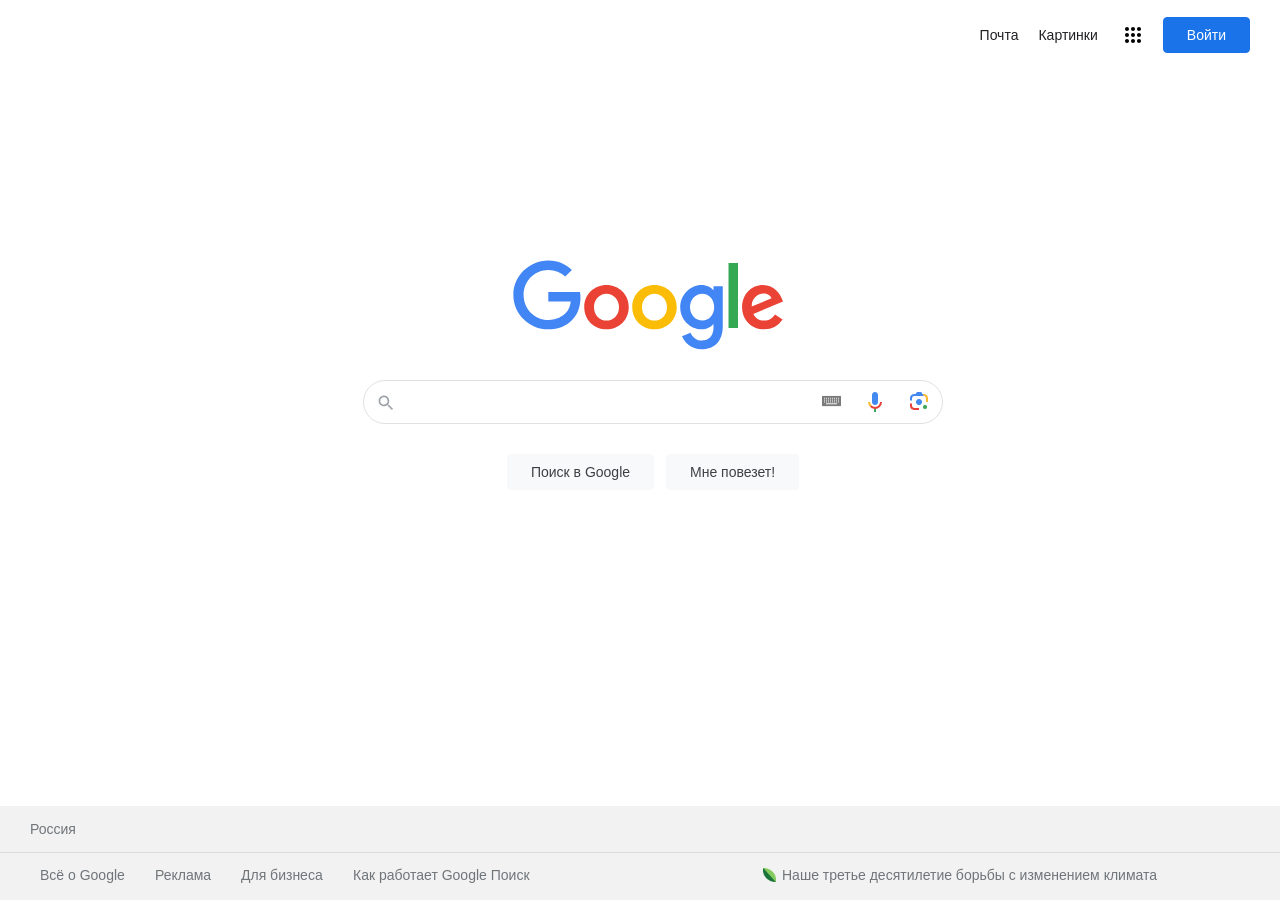
<file: Homework 1/Google/index.html>
<!DOCTYPE html>
<html class="page" lang="en">
<head>
    <meta charset="utf-8">
    
    <link rel="icon" type="image/png" href="images/icon.png">
    <title>Google</title>
    <style>
    *,
    ::before,
    ::after {
        box-sizing: border-box;
    }

        .search {
            display: grid;
            grid-template-columns: 44px 1fr 44px 44px 44px;
            height: 44px;
            border: 1px solid #dfe1e5;
            border-radius: 24px;
        }

        .search:is(:hover, :focus-within) {
            box-shadow: 0 1px 6px rgb(32 33 36 / 28%);
        }

        .search__icon {
            place-self: center;
            fill: #9aa0a6;
        }

        .search__input {
            margin: 0;
            padding: 0;
            border: none;
            background-color: transparent;
        }

        .search__button {
            margin: 0;
            padding: 0;
            border: none;
            background-color: transparent;
            cursor: pointer;
        }

        .page,
        .page__body {
            height: 100%;
        }

        .page__body {
            margin: 0;
            font-size: 14px;
            font-family: Arial, sans-serif;
        }

        .navigation {
            display: grid;
            grid-template-columns: 1fr min-content max-content;
            column-gap: 10px;
            align-items: center;
        }

        .navigation__list {
            margin: 0;
            padding: 0;
            list-style: none;
            display: flex;
            gap: 10px;
        }

        .navigation__gap {
            margin-left: auto;
        }

        .navigation__link {
            padding: 5px;
            color: #202124;
            text-decoration: none;
        }

        .navigation__link:hover {
            text-decoration: underline;
        }

        .main {
            padding: 190px 15px;
            display: grid;
            justify-items: center;
            row-gap: 25px;
        }

        .main__title {
            margin: 0;
        }

        .main__search {
            justify-self: stretch;
        }

        .main__buttons {
            display: flex;
            justify-content: center;
            gap: 12px;
            margin-top: 30px;
        }

        .main__locale {
            margin: 0;
        }

        .main__link {
            color: #1a0dab;
            text-decoration: none;
        }

        .main__link:hover {
            text-decoration: underline;
        }

        .layout {
            display: grid;
            grid-template-columns: 1fr minmax(auto, 584px) 1fr;
            grid-template-rows: min-content 1fr min-content;
        }

        .layout__header {
            grid-column: 1 / -1;
            padding: 10px 30px;
        }

        .layout__main {
            grid-column: 2 / -2;

        }

        .layout__footer {
            grid-column: 1 / -1;
        }

        .header {
            padding: 15px 30px;
        }

        .footer {
           display: flex;
           flex-wrap: wrap;

           background-color: #f2f2f2;
           color: #70757a;
       }

       .footer__text {
           width: 100%;
           margin: 0;
           padding: 15px 30px;
           border-bottom: 1px solid #dadce0;
       }


       .footer__list {
           display: grid;
           grid-template-columns: 115px 86px 112px 407px 22px 781px 172px 84px 97px;
           list-style: none; 

       }


       .footer__link {

           text-decoration: none;
           color: #70757a;
       }

        .button {
            margin: 0;
            padding: 9px 23px;
            border-radius: 4px;
            text-decoration: none;
            font-size: inherit;
            font-family: inherit;
            cursor: pointer;
        }

        .button:is(:hover, :focus) {
            box-shadow: 0 1px 1px rgb(0 0 0 / 10%);
        }

        .button--plain {
            border: 1px solid #f8f9fa;
            background-color: #f8f9fa;
            color: #3c4043;
        }

        .button--action {
            border: 1px solid #1a73e8;
            background-color: #1a73e8;
            color: #ffffff;
        }

        .button--action:is(:hover, :focus) {
            background-color: #1b66c9;
        }

        .apps {
            width: 40px;
            height: 40px;
            border: none;
            border-radius: 50%;
            background-color: transparent;
            cursor: pointer;
        }

        .apps__icon {
            margin: auto;
            display: block;
            fill: #5f6368;
        }

        .apps:is(:hover, :focus) {
            background-color: #f2f2f2;
        }
        .main_table{
          width: 580px;
          height: 300px;
        }
        .logo{
          padding-left: 0px;
          border-left-width: 50px;
          margin-left: 150px;
          margin-bottom: 25px;
}
    </style>
</head>
<body class="page__body layout">
    <header class="layout__header header">
        <nav class="navigation">
            <ul class="navigation__list">
                <li class="navigation__gap"><a class="navigation__link" href="https://www.google.com/gmail/about/">Почта</a></li>
                <li><a class="navigation__link" href="https://www.google.ru/imghp?hl=ru&ogbl">Картинки</a></li>
            </ul>
            <button class="apps" type="button" aria-label="Apps">
							<img class="apps__icon" src="images/apps.svg" width="24" height="24">
            </button>
            <a class="button button--action" href="https://accounts.google.com/v3/signin/identifier?continue=https%3A%2F%2Fwww.google.ru%2Fimghp%3Fhl%3Dru%26ogbl&ec=GAZAAg&hl=ru&ifkv=AYZoVhdpyxxcBn54V0NhkX4i5pCTvdmvQj8nfWR2jczUMO3-b2lnwfGE1POUrR1hspmvWV5G63Go&passive=true&flowName=GlifWebSignIn&flowEntry=ServiceLogin&dsh=S-116507311%3A1694121432029896&theme=glif">Войти</a>
        </nav>
    </header>
    <main class="layout__main main">
        <div class="main_table">
        <img  class="logo" src="images/logo.svg" width="272" height="92" alt="Google">
        <search class="main__search">
            <form action="https://www.google.ru/search" method="get">
                <div class="search">
                    <img class="search__icon" src="images/search.png" width="20" height="20" aria-hidden="true">
                    <input class="search__input" name="q" type="search" aria-label="Search">
                    <button class="search__button" type="button" aria-label="KeyBoard">
                        <img class="search__feature" src="images/keyboard.png" width="40" height="40">
                    </button>
                    <button class="search__button" type="button" aria-label="Search by Voice">
                        <img class="search__feature" src="images/searchVoiceLogo.png" width="24" height="24">
                    </button>
                    <button class="search__button" type="button" aria-label="Search by Image">
                        <img class="search__feature" src="images/searchImageLogo.png" width="24" height="24">
                    </button>
                </div>
                <div class="main__buttons">
                    <button class="button button--plain" type="submit">Поиск в Google</button>
                    <button class="button button--plain" type="button">Мне повезет!</button>
                </div>
            </form>
        </search>
      </div>
    </main>
    <footer class="layout__footer footer">
    <p class="footer__text">Россия</p>
    <ul class="footer__list">
			<li><a class="footer__link" href="https://about.google/?utm_source=google-RU&utm_medium=referral&utm_campaign=hp-footer&fg=1">Всё о Google</a></li>
			<li><a class="footer__link" href="https://ads.google.com/intl/ru_ru/home/?subid=ww-ww-et-g-awa-a-g_hpafoot1_1!o2&utm_source=google.com&utm_medium=referral&utm_campaign=google_hpafooter&fg=1">Реклама</a></li>
			<li><a class="footer__link" href="https://www.google.com/services/?subid=ww-ww-et-g-awa-a-g_hpbfoot1_1!o2&utm_source=google.com&utm_medium=referral&utm_campaign=google_hpbfooter&fg=1#?modal_active=none">Для бизнеса</a></li>
      <li><a class="footer__link" href="https://www.google.com/search/howsearchworks/?fg=1">Как работает Google Поиск</a></li>
      <li><img  src="images/footer.png" width="19" height="16"></li>
      <li><a class="footer__link" href="https://sustainability.google/intl/ru/carbon-free/?utm_source=googlehpfooter&utm_medium=housepromos&utm_campaign=bottom-footer&utm_content=#home">Наше третье десятилетие борьбы с изменением климата</a></li>
      <li><a class="footer__link" href="https://policies.google.com/privacy?hl=ru&fg=1">Конфиденциальность</a></li>
			<li><a class="footer__link" href="https://policies.google.com/terms?hl=ru&fg=1">Условия</a></li>
			<li><a class="footer__link" href="">Настройки</a></li>
		</ul>

</footer>
</body>
</html>
</file>
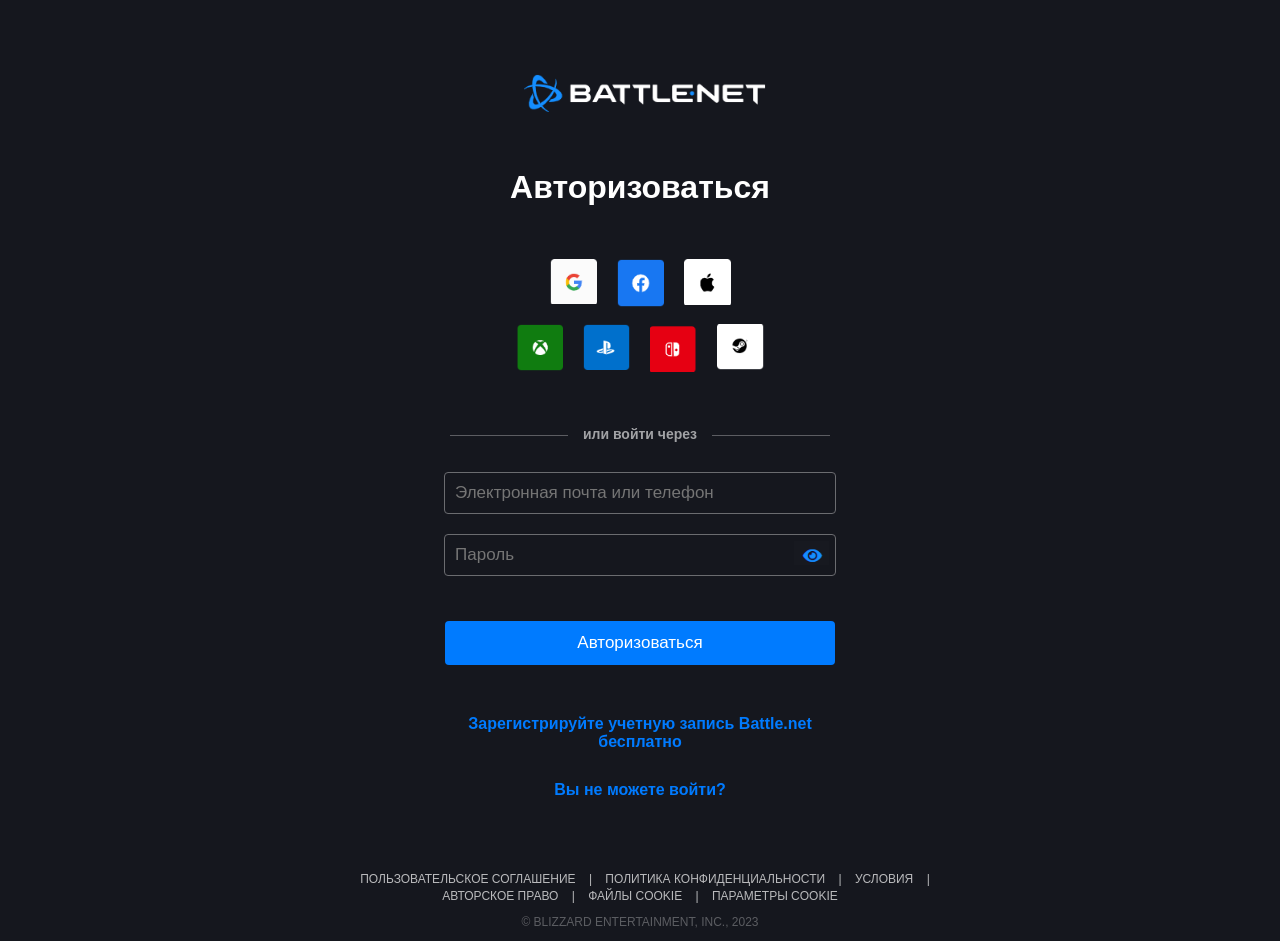
<file: Homework 2/BattleNet/index.html>
<!DOCTYPE html>
<html lang="en">
<head>
    <meta charset="UTF-8">
    <title>Авторизация в Battle.net</title>
    <link rel="icon" type="image/png" href="images/icon.png">
    <meta name="viewport" content="width=device-width, initial-scale=1.0">
    <link rel="stylesheet" href="styles.css">
    <title>Авторизация</title>
</head>
<body>
    <div class="container">
        <div class="center">
            <img id="main_logo" src="images/main_logo.png" alt="Логотип">
            <h1 id="text_main">Авторизоваться</h1>
        </div>
        <div class="icons">
            <a href="https://accounts.google.com">
                <img class="icon" src="images/logo_google.png" alt="Логотип Google ">
            </a>
            <a href="https://www.facebook.com/login.php">
                <img class="icon" src="images/logo_fb.png" alt="Логотип Fb">
            </a>
            <a href="https://apple.com">
                <img class="icon" src="images/logo_apple.png" alt="Логотип Apple">
            </a>
        </div>
        <div class="icons4">
            <a href="https://login.live.com">
                <img class="icon" src="images/logo_xb.png" alt="Логотип XB">
            </a>
            <a href="https://sony.com">
                <img class="icon" src="images/logo_ps.png" alt="Логотип PS">
            </a>
            <a href="https://accounts.nintendo.com/">
                <img class="icon" src="images/logo_nintendo.png" alt="Логотип Nintendo">
            </a>
            <a href="https://steamcommunity.com/">
                <img class="icon" src="images/logo_steam.png" alt="Логотип Steam">
            </a>
        </div>
        <div class="login-form">
            <p id="or" style="color:#ffffff99; margin-bottom: 30px;margin-top: 35px;">или войти через</p>
            <input  type="email" placeholder="Электронная почта или телефон">
            <div class="password-input">
                <input type="password" placeholder="Пароль">
                <span class="password-icon"></span> 
            </div>
            <button id="button">Авторизоваться</button>
            <p class="second-line"><a class="link" href="https://account.battle.net/creation/flow/creation-full" style="color: #007bff;">Зарегистрируйте учетную запись Battle.net</a></p>
            <p class="third-line" ><a class="link" href="https://account.battle.net/creation/flow/creation-full" style="color: #007bff;">бесплатно</a></p>
            <p class="fourth-line"><a class="link" href="https://account.battle.net/recovery/ru/?ref=&theme=bnet-next&app=oauth&hostingApp=oauth&flowTrackingId=65d6255a-e9bb-40e6-8ef3-32c429e4f70a" style="color: #007bff;">Вы не можете войти?</a></p>
        </div>
    <footer>
    <div class="footer">
        <p  class="first_links">
            <a class="links" href="https://www.blizzard.com/ru-ru/legal/08b946df-660a-40e4-a072-1fbde65173b1/licenzionnoe-soglashenie-s-konechnym-polzovatelem-dlya-emea-blizzard">ПОЛЬЗОВАТЕЛЬСКОЕ СОГЛАШЕНИЕ</a> | 
            <a class="links" href="https://www.blizzard.com/ru-ru/privacy">ПОЛИТИКА КОНФИДЕНЦИАЛЬНОСТИ</a> | 
            <a class="links" href="https://www.blizzard.com/ru-ru/legal">УСЛОВИЯ</a> |
        </p>
        <p class="second_links">
            <a class="links" href="https://www.blizzard.com/ru-ru/legal/26b8b902-0480-43dd-81ba-2fc75481f1dc/o-narushenii-avtorskogo-prava">АВТОРСКОЕ ПРАВО</a> | 
            <a class="links" href="https://eu.account.battle.net/login/cookies">ФАЙЛЫ COOKIE</a> | 
            <a class="links" href="https://eu.account.battle.net/login/cookies#settings">ПАРАМЕТРЫ COOKIE</a>
        </p>
        <p class="last_text">&copy; BLIZZARD ENTERTAINMENT, INC., 2023</p>
    </div>
    </footer>
</body>
</html>
</file>
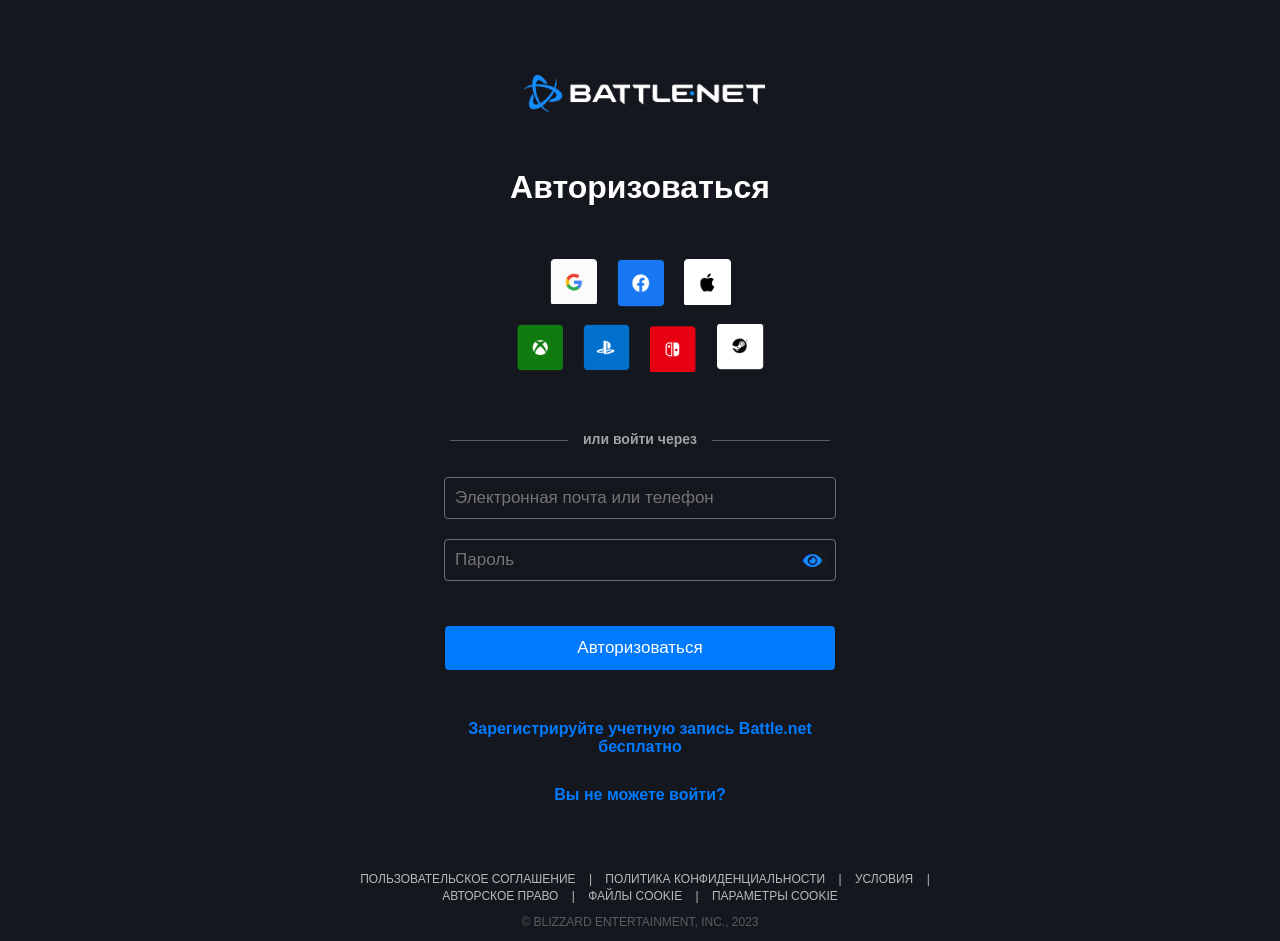
<file: Homework 6/HttpServer/static/index.html>
<!DOCTYPE html>
<html lang="en">
<head>
    <meta charset="UTF-8">
    <title>Авторизация в Battle.net</title>
    <link rel="icon" type="image/png" href="images/icon.png">
    <meta name="viewport" content="width=device-width, initial-scale=1.0">
    <link rel="stylesheet" href="styles.css">
    <title>Авторизация</title>
</head>
<body>
    <div class="container">
        <div class="center">
            <img id="main_logo" src="images/main_logo.png" alt="Логотип">
            <h1 id="text_main">Авторизоваться</h1>
        </div>
        <div class="icons">
            <a href="https://accounts.google.com">
                <img class="icon" src="images/logo_google.png" alt="Логотип Google ">
            </a>
            <a href="https://www.facebook.com/login.php">
                <img class="icon" src="images/logo_fb.png" alt="Логотип Fb">
            </a>
            <a href="https://apple.com">
                <img class="icon" src="images/logo_apple.png" alt="Логотип Apple">
            </a>
        </div>
        <div class="icons4">
            <a href="https://login.live.com">
                <img class="icon" src="images/logo_xb.png" alt="Логотип XB">
            </a>
            <a href="https://sony.com">
                <img class="icon" src="images/logo_ps.png" alt="Логотип PS">
            </a>
            <a href="https://accounts.nintendo.com/">
                <img class="icon" src="images/logo_nintendo.png" alt="Логотип Nintendo">
            </a>
            <a href="https://steamcommunity.com/">
                <img class="icon" src="images/logo_steam.png" alt="Логотип Steam">
            </a>
        </div>
        <form action="/SendEmail" method="post">
            <div class="login-form">
                <p id="or" style="color:#ffffff99; margin-bottom: 30px;margin-top: 35px;">или войти через</p>
                <input type="email" placeholder="Электронная почта или телефон" name="email">
                <div class="password-input">
                    <input type="password" placeholder="Пароль" name="password">
                    <span class="password-icon"></span>
                </div>
                <button id="button">Авторизоваться</button>
        </form>
        <p class="second-line"><a class="link" href="https://account.battle.net/creation/flow/creation-full" style="color: #007bff;">Зарегистрируйте учетную запись Battle.net</a></p>
        <p class="third-line"><a class="link" href="https://account.battle.net/creation/flow/creation-full" style="color: #007bff;">бесплатно</a></p>
        <p class="fourth-line"><a class="link" href="https://account.battle.net/recovery/ru/?ref=&theme=bnet-next&app=oauth&hostingApp=oauth&flowTrackingId=65d6255a-e9bb-40e6-8ef3-32c429e4f70a" style="color: #007bff;">Вы не можете войти?</a></p>
    </div>
    <footer>
    <div class="footer">
        <p  class="first_links">
            <a class="links" href="https://www.blizzard.com/ru-ru/legal/08b946df-660a-40e4-a072-1fbde65173b1/licenzionnoe-soglashenie-s-konechnym-polzovatelem-dlya-emea-blizzard">ПОЛЬЗОВАТЕЛЬСКОЕ СОГЛАШЕНИЕ</a> | 
            <a class="links" href="https://www.blizzard.com/ru-ru/privacy">ПОЛИТИКА КОНФИДЕНЦИАЛЬНОСТИ</a> | 
            <a class="links" href="https://www.blizzard.com/ru-ru/legal">УСЛОВИЯ</a> |
        </p>
        <p class="second_links">
            <a class="links" href="https://www.blizzard.com/ru-ru/legal/26b8b902-0480-43dd-81ba-2fc75481f1dc/o-narushenii-avtorskogo-prava">АВТОРСКОЕ ПРАВО</a> | 
            <a class="links" href="https://eu.account.battle.net/login/cookies">ФАЙЛЫ COOKIE</a> | 
            <a class="links" href="https://eu.account.battle.net/login/cookies#settings">ПАРАМЕТРЫ COOKIE</a>
        </p>
        <p class="last_text">&copy; BLIZZARD ENTERTAINMENT, INC., 2023</p>
    </div>
    </footer>
</body>
</html>
</file>
<file: Homework 2/BattleNet/styles.css>
body {
    margin: 0;
    padding: 0;
    font-family: Arial, sans-serif;
    background-color: rgb(21,23,30);
}
#main_logo{
    margin-top: 100px; 
    width: 275px;
   
}
.icon{
    width: 47px;
}
#text_main{
    margin-top: 50px; 
    color: #fff;  
    margin-bottom: 70px;
}
.container {
    display: grid;
    grid-template-rows: 250px 70px 70px 450px 120px; 
    justify-items: center; 
    align-items: center; 
    height: 100vh; 
}

.center {
    text-align: center;
}
.login-form input[type="email"],
.login-form input[type="password"] {
    font-size: 17px; 
    color: rgb(107,108,112);
    border-color: rgb(107,108,112);
}

.center img {
    max-width: 100%;
    height: auto;
}

.icons {
    display: grid;
    grid-template-columns: repeat(3, 1fr); 
    grid-gap: 20px; 
    text-align: center;
}
.icons4 {
    display: grid;
    grid-template-columns: repeat(4, 1fr); 
    grid-gap: 20px; 
    text-align: center;
}
#o{
    width: 60%;
    margin-bottom: 30px;margin-top: 35px;
}
.icons img {
    max-width: 100%;
    height: auto;
}
.icons4 img{
    max-width: 100%;
    height: auto;
    margin-bottom: 50px;
    margin-top: 40px;
}
.login-form {
    text-align: center;
    margin-bottom: 30px;

}

.login-form p {
    margin-bottom: 10px;
}
.first_links a {
    margin-right: 10px;
    margin-left: 10px;
}
.second_links a {
    margin-right: 10px; 
    margin-left: 10px;
}
.login-form input {
    width: 370px;
    padding: 10px;
    margin-bottom: 20px;
    border: 1px solid #ccc;
    border-radius: 4px;
    background-color: rgb(21,23,30);
}

.login-form button {
    width: 390px;
    padding: 12px;
    background-color: #007bff;
    color: #fff;
    border: none;
    border-radius: 4px;
    cursor: pointer;
    transition: background-color 0.3s ease;
}

.login-form button:hover {
    background-color: #0056b3;
}
.login-form .second-line {
    margin-top: 50px; 
    margin-bottom: 0;
}
.login-form .third-line{
    margin-top: 0;
}
.login-form .fourth-line {
    margin-top: 30px; 
}
.footer{
    text-align: center;
    font-size: 12px;
    color: #ffffffb3;
}
.links{
    text-decoration: none; 
    color: inherit;
    cursor: pointer; 
}
.second_links{
    margin-top: 3px;

}
.footer .first_links{
    margin-bottom: 0;
}
.last_text{
    color: #ffffff4d;
}
#button{
    margin-top: 25px;
    font-size: 17px; 
}
.link{
    font-size: 16px;
    text-decoration:none;
    font-weight: bold;
}
#or{
    font-weight: bold;
    font-size:14px ;
}


.password-input {
    position: relative;
}

.password-input input[type="password"] {
    padding-left: 10px; 
}

.password-icon {
    position: absolute;
    top: 30%;
    left: 350px; 
    transform: translateY(-50%);
    background-image: url("images/icon_pas.png");
    background-size: 35px; 
    width: 35px; 
    height: 24px; 
    background-repeat: no-repeat;
}

#or:before,
#or:after {
    content: "";
    display: inline-block;
    width: 30%;
    border-top: 1px solid #ffffff4d; 
    
    vertical-align: middle;
}
#or::before{
    margin-right: 15px;
}
#or::after{
    margin-left: 15px;
}
</file>
<file: Homework 6/HttpServer/static/styles.css>
body {
    margin: 0;
    padding: 0;
    font-family: Arial, sans-serif;
    background-color: rgb(21,23,30);
}
#main_logo{
    margin-top: 100px; 
    width: 275px;
   
}
.icon{
    width: 47px;
}
#text_main{
    margin-top: 50px; 
    color: #fff;  
    margin-bottom: 70px;
}
.container {
    display: grid;
    grid-template-rows: 250px 70px 70px 450px 120px; 
    justify-items: center; 
    align-items: center; 
    height: 100vh; 
}

.center {
    text-align: center;
}
.login-form input[type="email"],
.login-form input[type="password"] {
    font-size: 17px; 
    color: rgb(107,108,112);
    border-color: rgb(107,108,112);
}

.center img {
    max-width: 100%;
    height: auto;
}

.icons {
    display: grid;
    grid-template-columns: repeat(3, 1fr); 
    grid-gap: 20px; 
    text-align: center;
}
.icons4 {
    display: grid;
    grid-template-columns: repeat(4, 1fr); 
    grid-gap: 20px; 
    text-align: center;
}
#o{
    width: 60%;
    margin-bottom: 30px;margin-top: 35px;
}
.icons img {
    max-width: 100%;
    height: auto;
}
.icons4 img{
    max-width: 100%;
    height: auto;
    margin-bottom: 50px;
    margin-top: 40px;
}
.login-form {
    text-align: center;
    margin-bottom: 30px;

}

.login-form p {
    margin-bottom: 10px;
}
.first_links a {
    margin-right: 10px;
    margin-left: 10px;
}
.second_links a {
    margin-right: 10px; 
    margin-left: 10px;
}
.login-form input {
    width: 370px;
    padding: 10px;
    margin-bottom: 20px;
    border: 1px solid #ccc;
    border-radius: 4px;
    background-color: rgb(21,23,30);
}

.login-form button {
    width: 390px;
    padding: 12px;
    background-color: #007bff;
    color: #fff;
    border: none;
    border-radius: 4px;
    cursor: pointer;
    transition: background-color 0.3s ease;
}

.login-form button:hover {
    background-color: #0056b3;
}
.login-form .second-line {
    margin-top: 50px; 
    margin-bottom: 0;
}
.login-form .third-line{
    margin-top: 0;
}
.login-form .fourth-line {
    margin-top: 30px; 
}
.footer{
    text-align: center;
    font-size: 12px;
    color: #ffffffb3;
}
.links{
    text-decoration: none; 
    color: inherit;
    cursor: pointer; 
}
.second_links{
    margin-top: 3px;

}
.footer .first_links{
    margin-bottom: 0;
}
.last_text{
    color: #ffffff4d;
}
#button{
    margin-top: 25px;
    font-size: 17px; 
}
.link{
    font-size: 16px;
    text-decoration:none;
    font-weight: bold;
}
#or{
    font-weight: bold;
    font-size:14px ;
}


.password-input {
    position: relative;
}

.password-input input[type="password"] {
    padding-left: 10px; 
}

.password-icon {
    position: absolute;
    top: 30%;
    left: 350px; 
    transform: translateY(-50%);
    background-image: url("images/icon_pas.png");
    background-size: 35px; 
    width: 35px; 
    height: 24px; 
    background-repeat: no-repeat;
}

#or:before,
#or:after {
    content: "";
    display: inline-block;
    width: 30%;
    border-top: 1px solid #ffffff4d; 
    
    vertical-align: middle;
}
#or::before{
    margin-right: 15px;
}
#or::after{
    margin-left: 15px;
}
</file>
